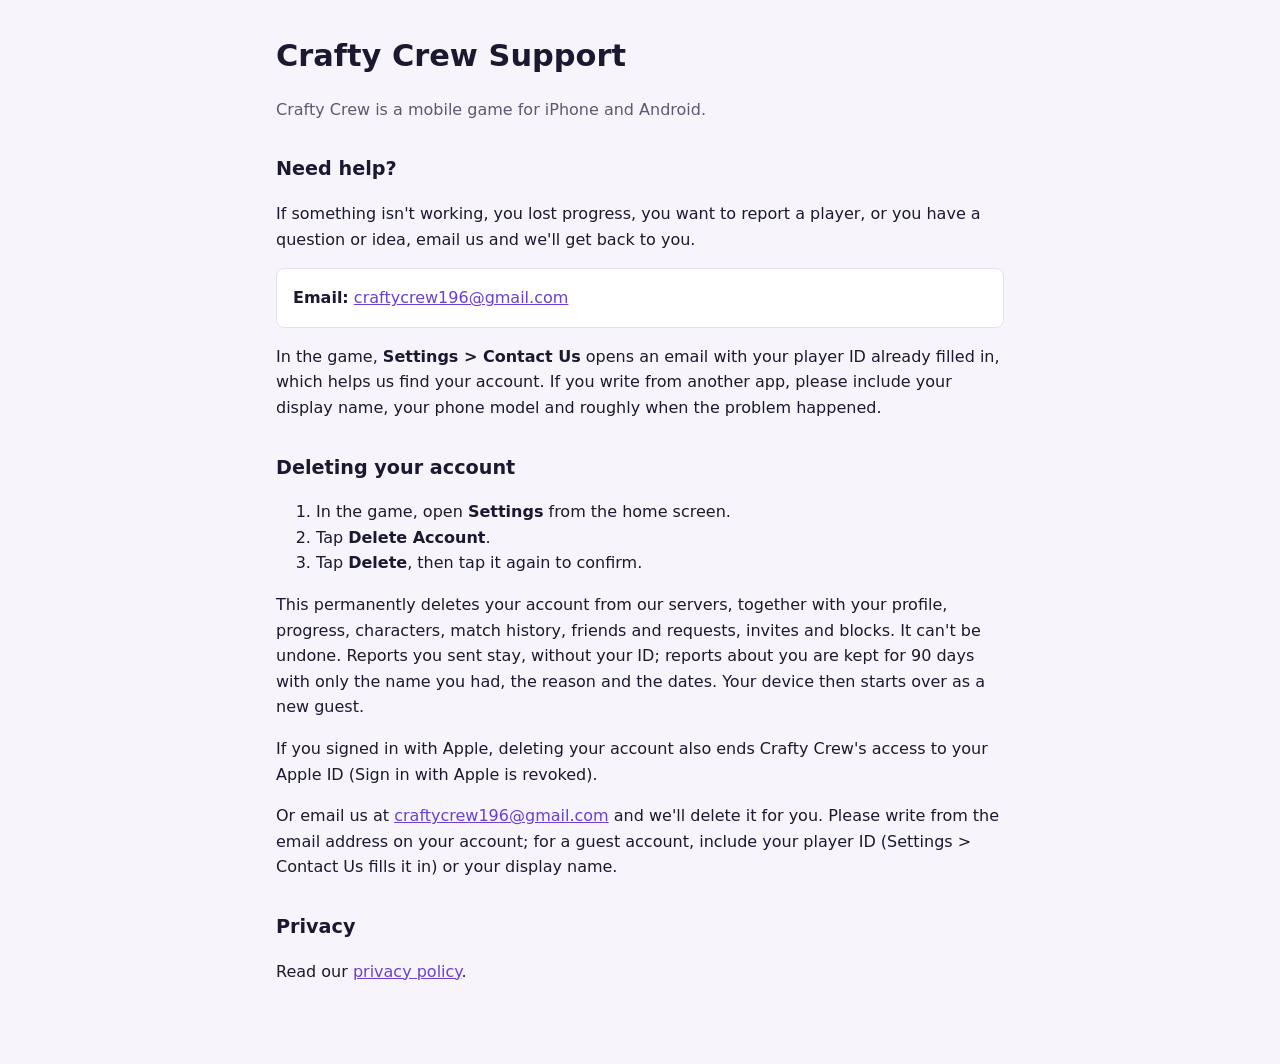
<file: index.html>
<!doctype html>
<html lang="en">
<head>
<meta charset="utf-8">
<meta name="viewport" content="width=device-width, initial-scale=1">
<title>Crafty Crew</title>
<meta http-equiv="refresh" content="0; url=support/">
</head>
<body><p><a href="support/">Crafty Crew support</a> · <a href="privacy/">Privacy policy</a></p></body>
</html>
</file>
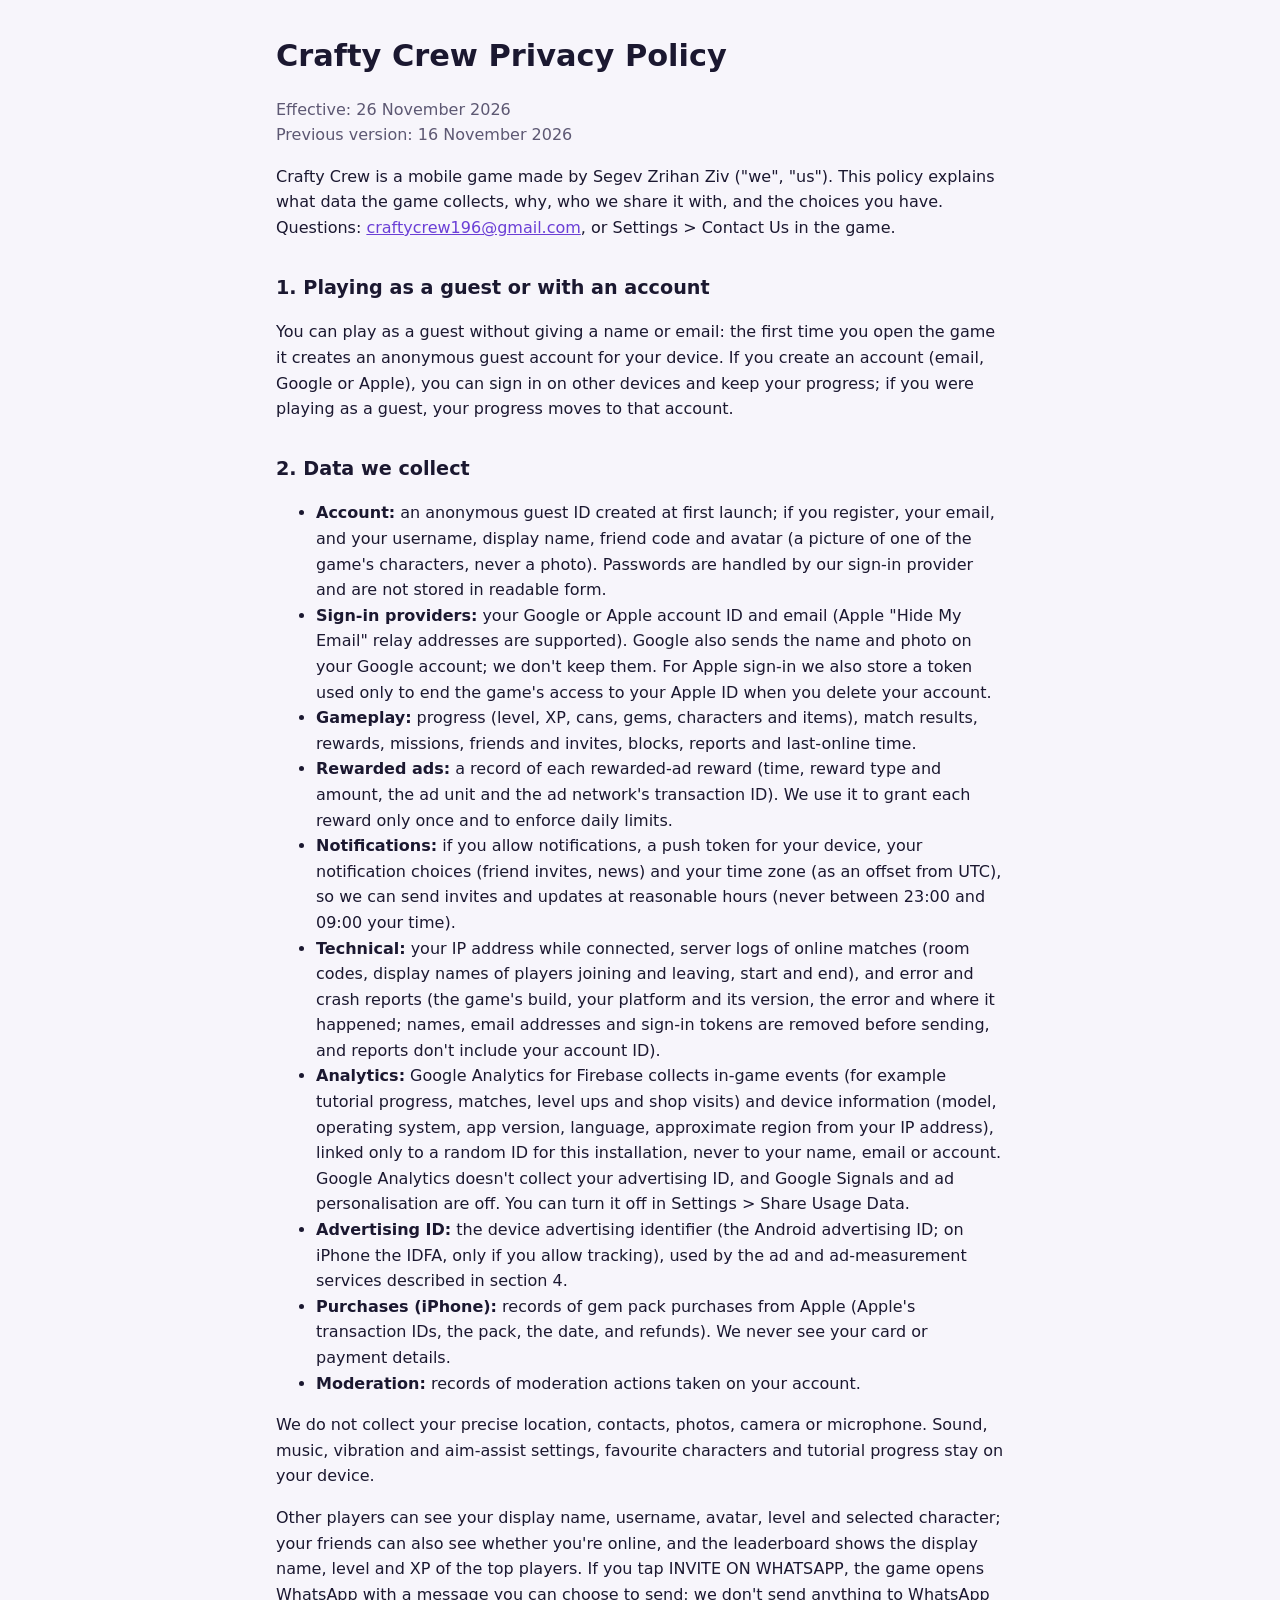
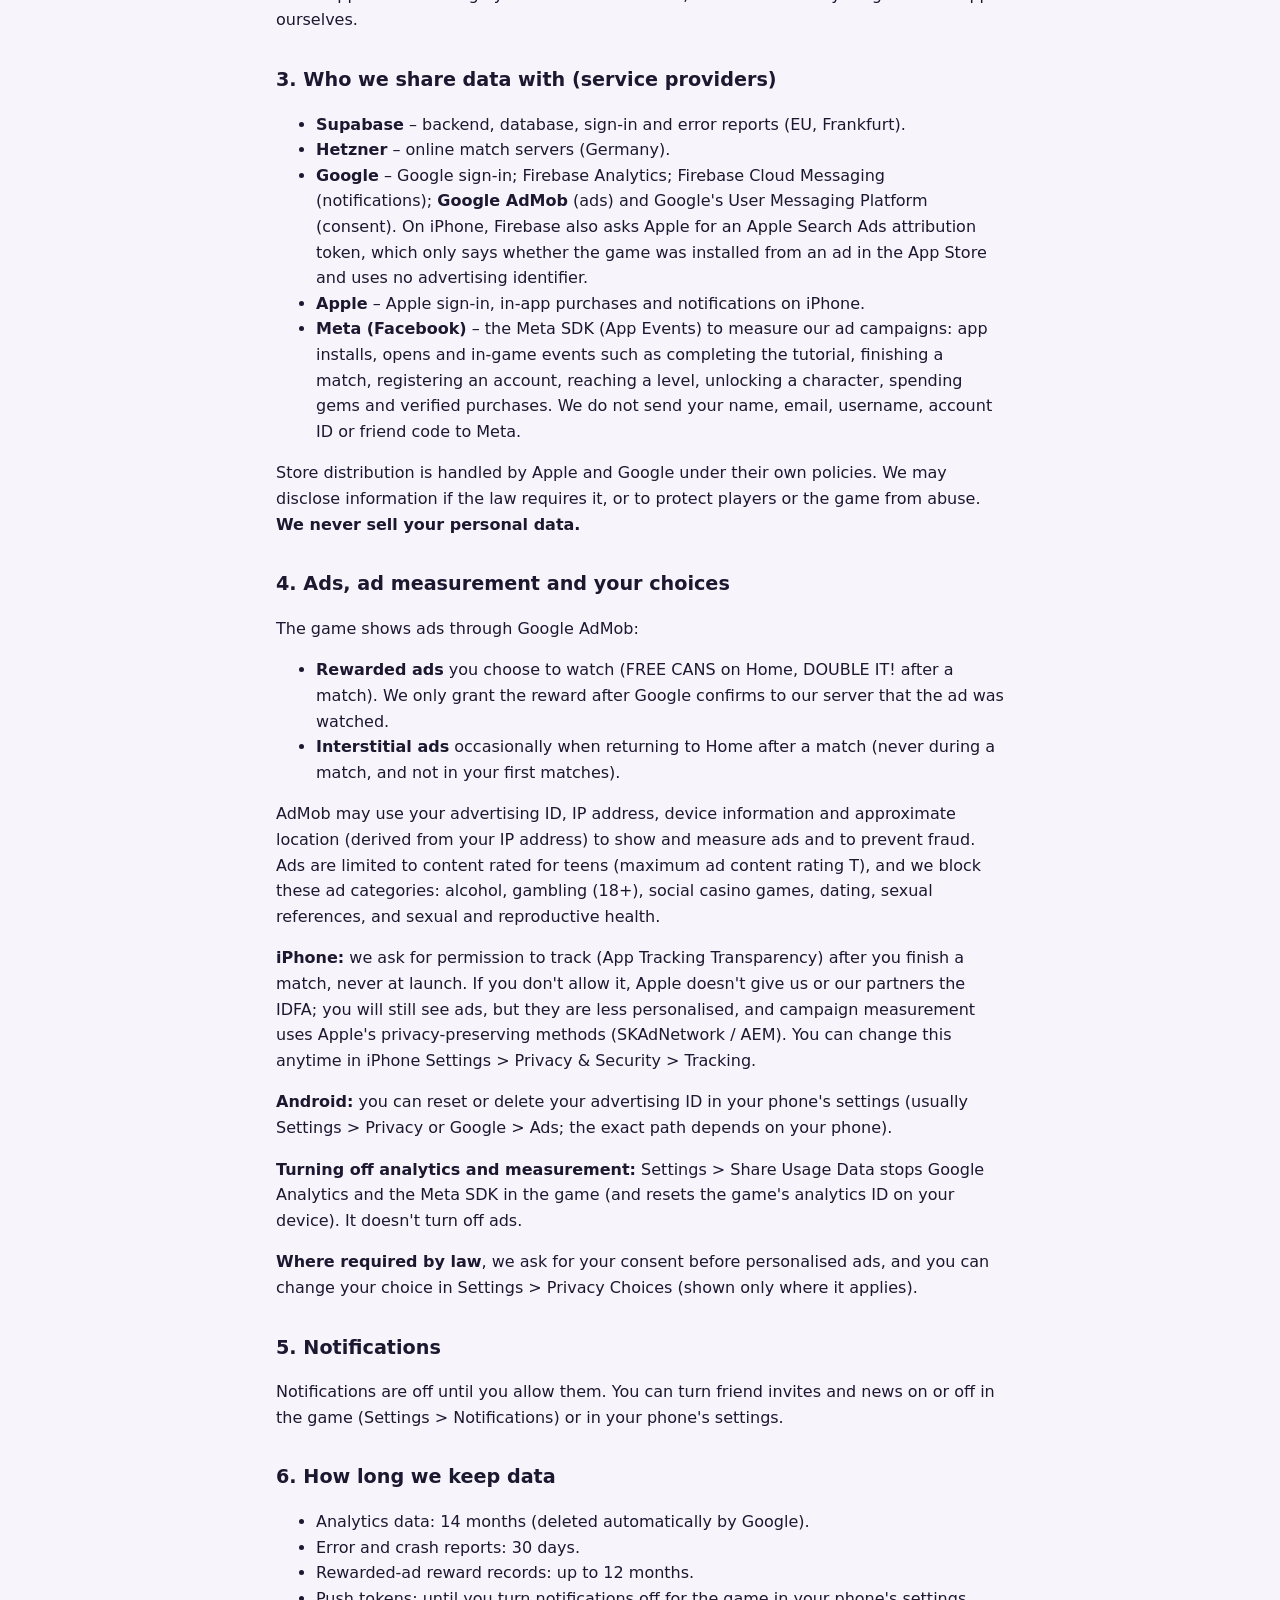
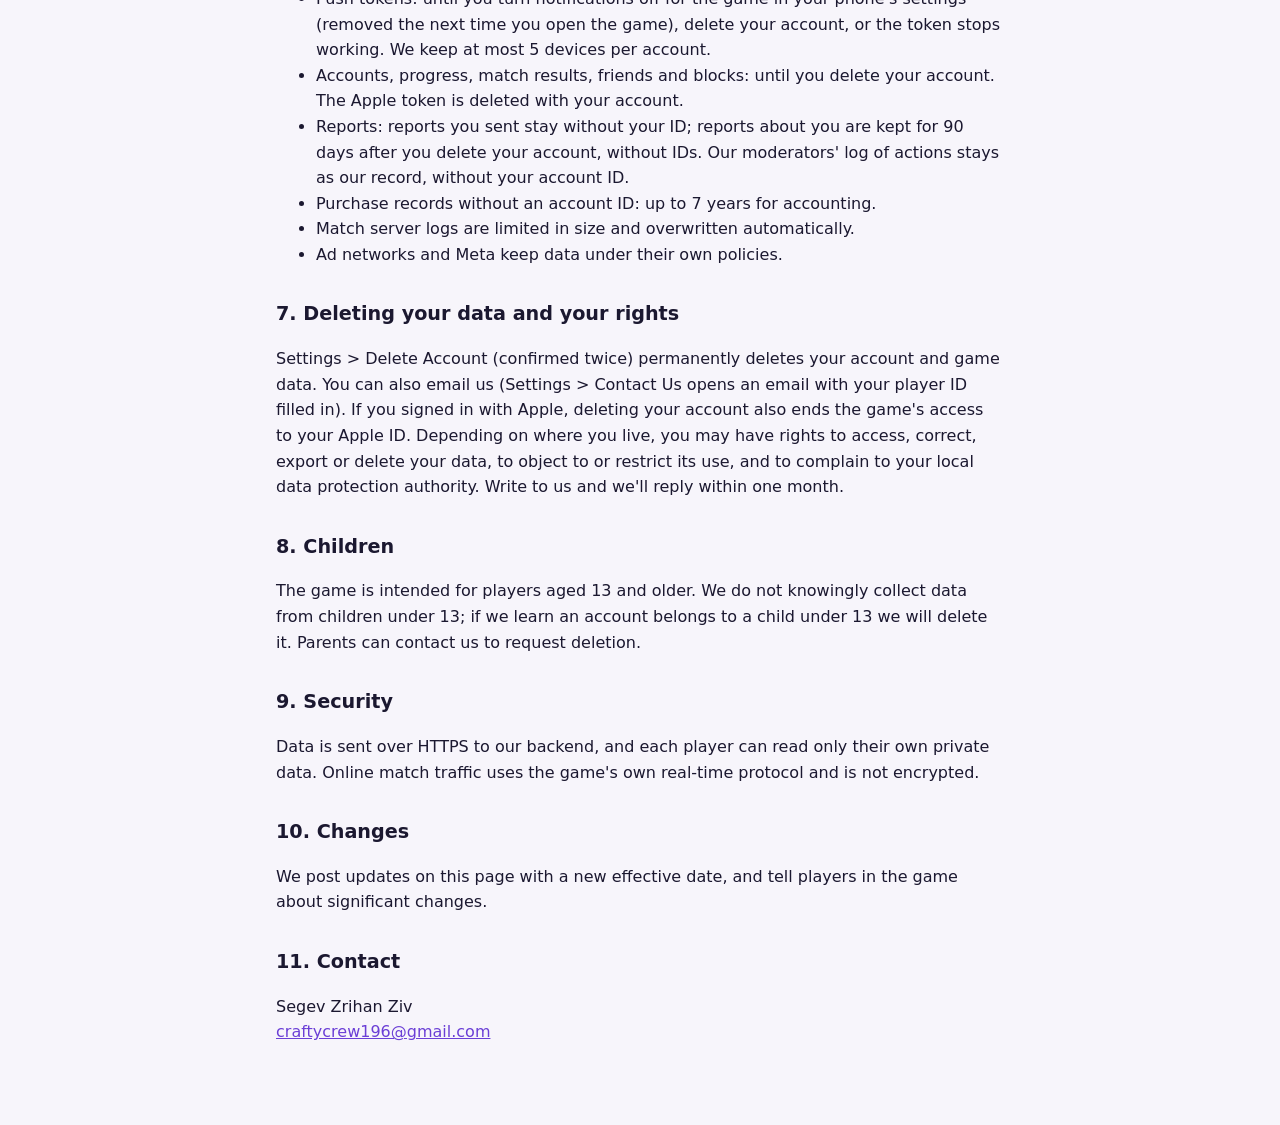
<file: privacy/index.html>
<!doctype html>
<html lang="en">
<head>
<meta charset="utf-8">
<meta name="viewport" content="width=device-width, initial-scale=1">
<title>Crafty Crew Privacy Policy</title>
<style>
  :root { --bg: #f7f5fb; --text: #1b1830; --muted: #5d5873; --accent: #6b3fd6; --card: #ffffff; --line: #e3dff0; }
  @media (prefers-color-scheme: dark) {
    :root { --bg: #14121f; --text: #ece9f6; --muted: #a9a3c2; --accent: #b79bff; --card: #1d1a2c; --line: #2e2a43; }
  }
  * { box-sizing: border-box; }
  body { margin: 0; background: var(--bg); color: var(--text); font: 16px/1.6 system-ui, -apple-system, "Segoe UI", Roboto, sans-serif; }
  main { max-width: 760px; margin: 0 auto; padding: 32px 16px 64px; }
  h1 { font-size: 1.9rem; margin: 0 0 4px; }
  h2 { font-size: 1.2rem; margin: 32px 0 8px; }
  .muted { color: var(--muted); }
  a { color: var(--accent); }
  table { width: 100%; border-collapse: collapse; background: var(--card); border: 1px solid var(--line); font-size: 0.95rem; }
  th, td { text-align: left; vertical-align: top; padding: 10px 12px; border-bottom: 1px solid var(--line); }
  th { background: var(--line); }
  .wrap { overflow-x: auto; }
</style>
</head>
<body>
<main>
<h1>Crafty Crew Privacy Policy</h1>
<p class="muted">Effective: 26 November 2026<br>Previous version: 16 November 2026</p>

<p>Crafty Crew is a mobile game made by Segev Zrihan Ziv ("we", "us"). This policy explains what data the game
collects, why, who we share it with, and the choices you have. Questions:
<a href="mailto:craftycrew196@gmail.com">craftycrew196@gmail.com</a>, or Settings &gt; Contact Us in the game.</p>

<h2>1. Playing as a guest or with an account</h2>
<p>You can play as a guest without giving a name or email: the first time you open the game it creates an anonymous
guest account for your device. If you create an account (email, Google or Apple), you can sign in on other devices
and keep your progress; if you were playing as a guest, your progress moves to that account.</p>

<h2>2. Data we collect</h2>
<ul>
  <li><strong>Account:</strong> an anonymous guest ID created at first launch; if you register, your email, and
    your username, display name, friend code and avatar (a picture of one of the game's characters, never a photo).
    Passwords are handled by our sign-in provider and are not stored in readable form.</li>
  <li><strong>Sign-in providers:</strong> your Google or Apple account ID and email (Apple "Hide My Email" relay
    addresses are supported). Google also sends the name and photo on your Google account; we don't keep them. For
    Apple sign-in we also store a token used only to end the game's access to your Apple ID when you delete your
    account.</li>
  <li><strong>Gameplay:</strong> progress (level, XP, cans, gems, characters and items), match results, rewards,
    missions, friends and invites, blocks, reports and last-online time.</li>
  <li><strong>Rewarded ads:</strong> a record of each rewarded-ad reward (time, reward type and amount, the ad unit
    and the ad network's transaction ID). We use it to grant each reward only once and to enforce daily limits.</li>
  <li><strong>Notifications:</strong> if you allow notifications, a push token for your device, your notification
    choices (friend invites, news) and your time zone (as an offset from UTC), so we can send invites and updates at
    reasonable hours (never between 23:00 and 09:00 your time).</li>
  <li><strong>Technical:</strong> your IP address while connected, server logs of online matches (room codes,
    display names of players joining and leaving, start and end), and error and crash reports (the game's build,
    your platform and its version, the error and where it happened; names, email addresses and sign-in tokens are
    removed before sending, and reports don't include your account ID).</li>
  <li><strong>Analytics:</strong> Google Analytics for Firebase collects in-game events (for example tutorial
    progress, matches, level ups and shop visits) and device information (model, operating system, app version,
    language, approximate region from your IP address), linked only to a random ID for this installation, never to
    your name, email or account. Google Analytics doesn't collect your advertising ID, and Google Signals and ad
    personalisation are off. You can turn it off in Settings &gt; Share Usage Data.</li>
  <li><strong>Advertising ID:</strong> the device advertising identifier (the Android advertising ID; on iPhone the
    IDFA, only if you allow tracking), used by the ad and ad-measurement services described in section 4.</li>
  <li><strong>Purchases (iPhone):</strong> records of gem pack purchases from Apple (Apple's transaction IDs, the pack,
    the date, and refunds). We never see your card or payment details.</li>
  <li><strong>Moderation:</strong> records of moderation actions taken on your account.</li>
</ul>
<p>We do not collect your precise location, contacts, photos, camera or microphone. Sound, music, vibration and
aim-assist settings, favourite characters and tutorial progress stay on your device.</p>
<p>Other players can see your display name, username, avatar, level and selected character; your friends can also
see whether you're online, and the leaderboard shows the display name, level and XP of the top players. If you tap
INVITE ON WHATSAPP, the game opens WhatsApp with a message you can choose to send; we don't send anything to
WhatsApp ourselves.</p>

<h2>3. Who we share data with (service providers)</h2>
<ul>
  <li><strong>Supabase</strong> – backend, database, sign-in and error reports (EU, Frankfurt).</li>
  <li><strong>Hetzner</strong> – online match servers (Germany).</li>
  <li><strong>Google</strong> – Google sign-in; Firebase Analytics; Firebase Cloud Messaging (notifications);
    <strong>Google AdMob</strong> (ads) and Google's User Messaging Platform (consent). On iPhone, Firebase also asks
    Apple for an Apple Search Ads attribution token, which only says whether the game was installed from an ad in the
    App Store and uses no advertising identifier.</li>
  <li><strong>Apple</strong> – Apple sign-in, in-app purchases and notifications on iPhone.</li>
  <li><strong>Meta (Facebook)</strong> – the Meta SDK (App Events) to measure our ad campaigns: app installs, opens
    and in-game events such as completing the tutorial, finishing a match, registering an account, reaching a level,
    unlocking a character, spending gems and verified purchases. We do not send your name, email, username, account
    ID or friend code to Meta.</li>
</ul>
<p>Store distribution is handled by Apple and Google under their own policies. We may disclose information if the
law requires it, or to protect players or the game from abuse. <strong>We never sell your personal data.</strong></p>

<h2>4. Ads, ad measurement and your choices</h2>
<p>The game shows ads through Google AdMob:</p>
<ul>
  <li><strong>Rewarded ads</strong> you choose to watch (FREE CANS on Home, DOUBLE IT! after a match). We only grant
    the reward after Google confirms to our server that the ad was watched.</li>
  <li><strong>Interstitial ads</strong> occasionally when returning to Home after a match (never during a match, and
    not in your first matches).</li>
</ul>
<p>AdMob may use your advertising ID, IP address, device information and approximate location (derived from your IP
address) to show and measure ads and to prevent fraud. Ads are limited to content rated for teens (maximum ad
content rating T), and we block these ad categories: alcohol, gambling (18+), social casino games, dating, sexual
references, and sexual and reproductive health.</p>
<p><strong>iPhone:</strong> we ask for permission to track (App Tracking Transparency) after you finish a match, never
at launch. If you don't allow it, Apple doesn't give us or our partners the IDFA; you will still see ads, but they are
less personalised, and campaign measurement uses Apple's privacy-preserving methods (SKAdNetwork / AEM). You can change
this anytime in iPhone Settings &gt; Privacy &amp; Security &gt; Tracking.</p>
<p><strong>Android:</strong> you can reset or delete your advertising ID in your phone's settings (usually Settings
&gt; Privacy or Google &gt; Ads; the exact path depends on your phone).</p>
<p><strong>Turning off analytics and measurement:</strong> Settings &gt; Share Usage Data stops Google Analytics and the
Meta SDK in the game (and resets the game's analytics ID on your device). It doesn't turn off ads.</p>
<p><strong>Where required by law</strong>, we ask for your consent before personalised ads, and you can change your
choice in Settings &gt; Privacy Choices (shown only where it applies).</p>

<h2>5. Notifications</h2>
<p>Notifications are off until you allow them. You can turn friend invites and news on or off in the game
(Settings &gt; Notifications) or in your phone's settings.</p>

<h2>6. How long we keep data</h2>
<ul>
  <li>Analytics data: 14 months (deleted automatically by Google).</li>
  <li>Error and crash reports: 30 days.</li>
  <li>Rewarded-ad reward records: up to 12 months.</li>
  <li>Push tokens: until you turn notifications off for the game in your phone's settings (removed the next time
    you open the game), delete your account, or the token stops working. We keep at most 5 devices per account.</li>
  <li>Accounts, progress, match results, friends and blocks: until you delete your account. The Apple token is
    deleted with your account.</li>
  <li>Reports: reports you sent stay without your ID; reports about you are kept for 90 days after you delete your
    account, without IDs. Our moderators' log of actions stays as our record, without your account ID.</li>
  <li>Purchase records without an account ID: up to 7 years for accounting.</li>
  <li>Match server logs are limited in size and overwritten automatically.</li>
  <li>Ad networks and Meta keep data under their own policies.</li>
</ul>

<h2>7. Deleting your data and your rights</h2>
<p>Settings &gt; Delete Account (confirmed twice) permanently deletes your account and game data. You can also email
us (Settings &gt; Contact Us opens an email with your player ID filled in). If you signed in with Apple, deleting
your account also ends the game's access to your Apple ID. Depending on where you live, you may have rights to
access, correct, export or delete your data, to object to or restrict its use, and to complain to your local data
protection authority. Write to us and we'll reply within one month.</p>

<h2>8. Children</h2>
<p>The game is intended for players aged 13 and older. We do not knowingly collect data from children under 13; if
we learn an account belongs to a child under 13 we will delete it. Parents can contact us to request deletion.</p>

<h2>9. Security</h2>
<p>Data is sent over HTTPS to our backend, and each player can read only their own private data. Online match
traffic uses the game's own real-time protocol and is not encrypted.</p>

<h2>10. Changes</h2>
<p>We post updates on this page with a new effective date, and tell players in the game about significant
changes.</p>

<h2>11. Contact</h2>
<p>Segev Zrihan Ziv<br><a href="mailto:craftycrew196@gmail.com">craftycrew196@gmail.com</a></p>
</main>
</body>
</html>
</file>
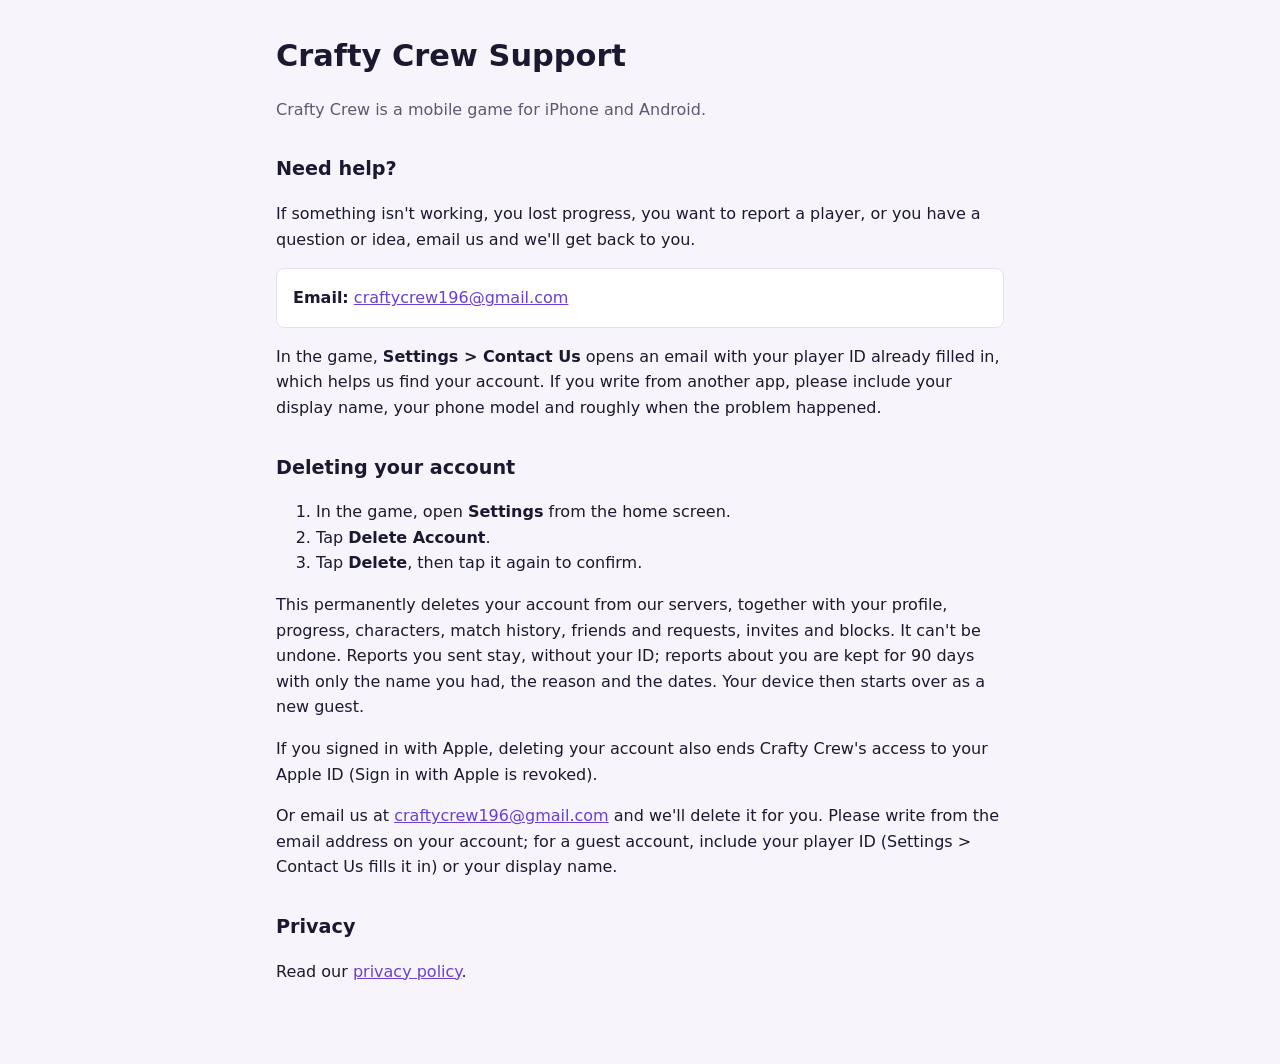
<file: support/index.html>
<!doctype html>
<html lang="en">
<head>
<meta charset="utf-8">
<meta name="viewport" content="width=device-width, initial-scale=1">
<title>Crafty Crew Support</title>
<style>
  :root { --bg: #f7f5fb; --text: #1b1830; --muted: #5d5873; --accent: #6b3fd6; --card: #ffffff; --line: #e3dff0; }
  @media (prefers-color-scheme: dark) {
    :root { --bg: #14121f; --text: #ece9f6; --muted: #a9a3c2; --accent: #b79bff; --card: #1d1a2c; --line: #2e2a43; }
  }
  * { box-sizing: border-box; }
  body { margin: 0; background: var(--bg); color: var(--text); font: 16px/1.6 system-ui, -apple-system, "Segoe UI", Roboto, sans-serif; }
  main { max-width: 760px; margin: 0 auto; padding: 32px 16px 64px; }
  h1 { font-size: 1.9rem; margin: 0 0 4px; }
  h2 { font-size: 1.2rem; margin: 32px 0 8px; }
  .muted { color: var(--muted); }
  a { color: var(--accent); }
  .card { background: var(--card); border: 1px solid var(--line); border-radius: 8px; padding: 16px; overflow-wrap: anywhere; }
</style>
</head>
<body>
<main>
<h1>Crafty Crew Support</h1>
<p class="muted">Crafty Crew is a mobile game for iPhone and Android.</p>

<h2>Need help?</h2>
<p>If something isn't working, you lost progress, you want to report a player, or you have a question or idea,
email us and we'll get back to you.</p>
<div class="card">
  <strong>Email:</strong> <a href="mailto:craftycrew196@gmail.com?subject=Crafty%20Crew">craftycrew196@gmail.com</a>
</div>
<p>In the game, <strong>Settings &gt; Contact Us</strong> opens an email with your player ID already filled in,
which helps us find your account. If you write from another app, please include your display name, your phone
model and roughly when the problem happened.</p>

<h2>Deleting your account</h2>
<ol>
  <li>In the game, open <strong>Settings</strong> from the home screen.</li>
  <li>Tap <strong>Delete Account</strong>.</li>
  <li>Tap <strong>Delete</strong>, then tap it again to confirm.</li>
</ol>
<p>This permanently deletes your account from our servers, together with your profile, progress, characters, match
history, friends and requests, invites and blocks. It can't be undone. Reports you sent stay, without your ID; reports
about you are kept for 90 days with only the name you had, the reason and the dates. Your device then starts over as a
new guest.</p>
<p>If you signed in with Apple, deleting your account also ends Crafty Crew's access to your Apple ID (Sign in with
Apple is revoked).</p>
<p>Or email us at <a href="mailto:craftycrew196@gmail.com?subject=Delete%20my%20account">craftycrew196@gmail.com</a>
and we'll delete it for you. Please write from the email address on your account; for a guest account, include your
player ID (Settings &gt; Contact Us fills it in) or your display name.</p>

<h2>Privacy</h2>
<p>Read our <a href="../privacy/">privacy policy</a>.</p>
</main>
</body>
</html>
</file>
